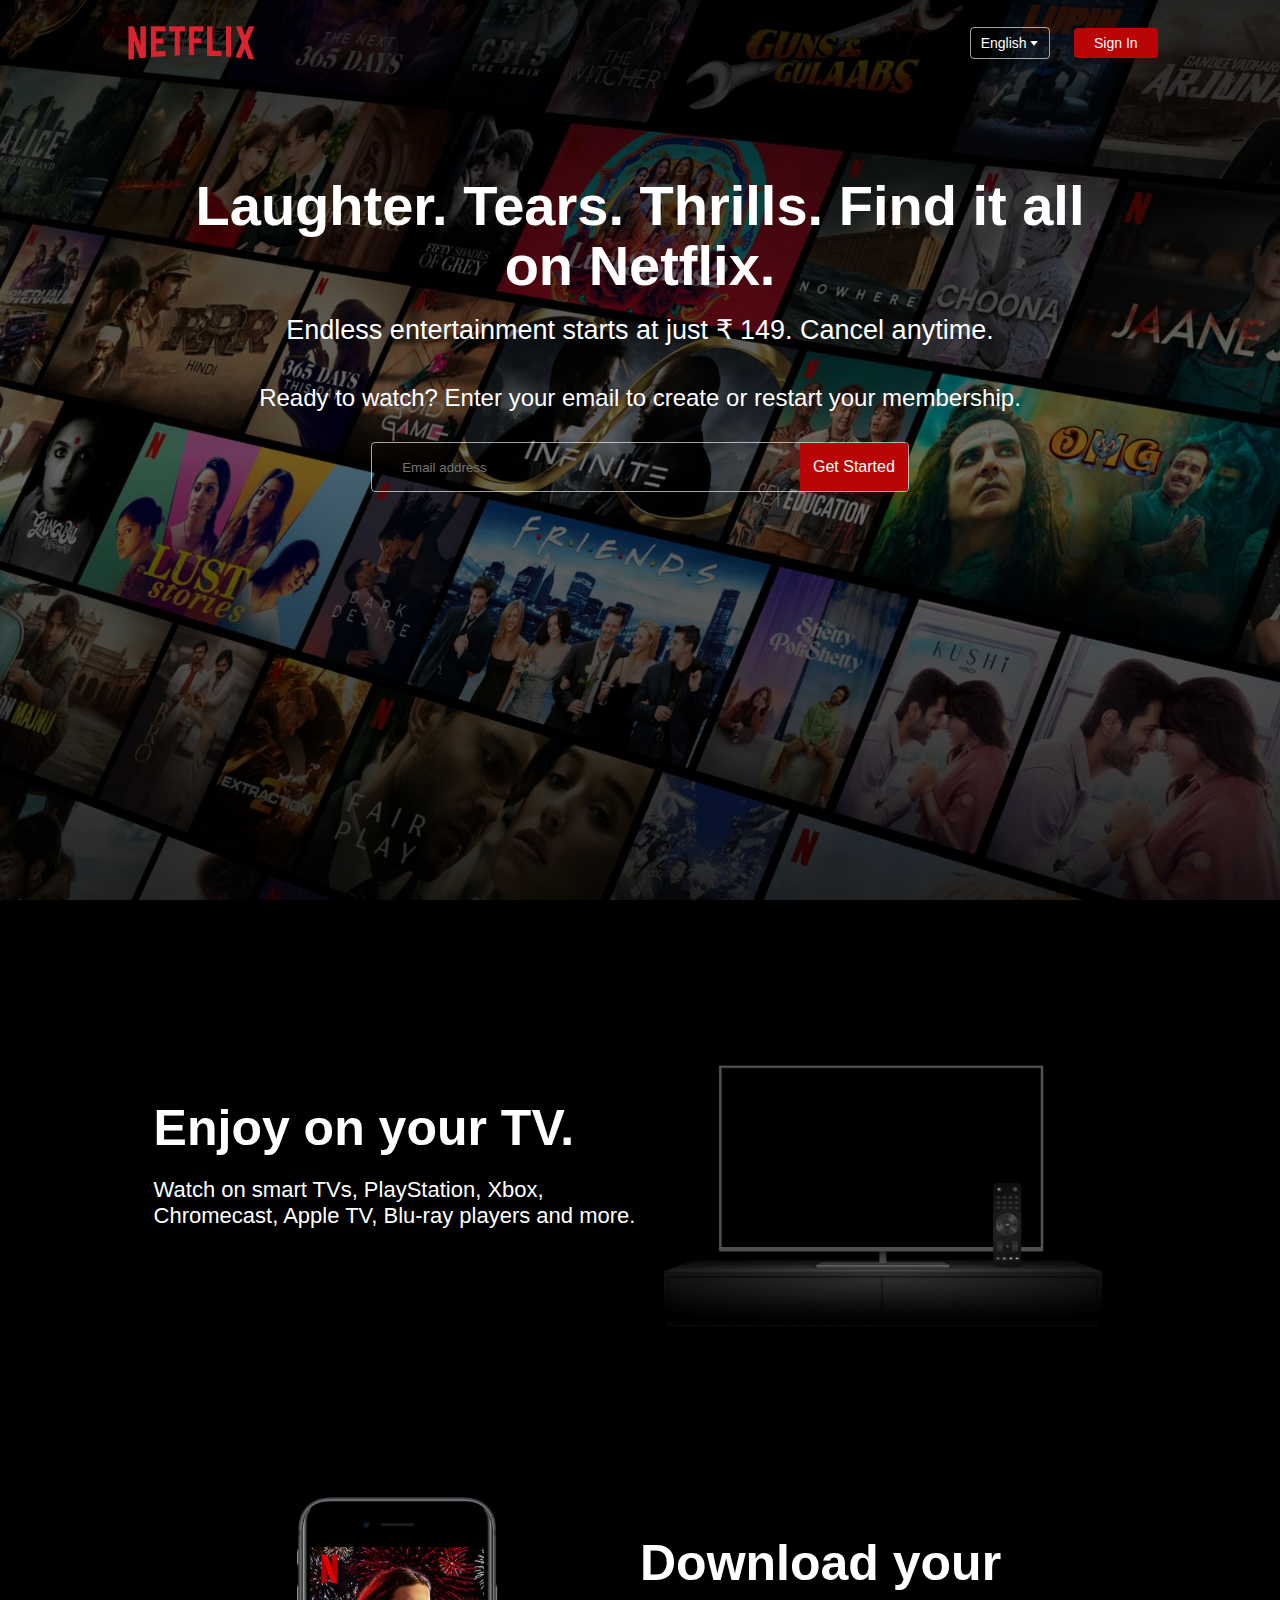
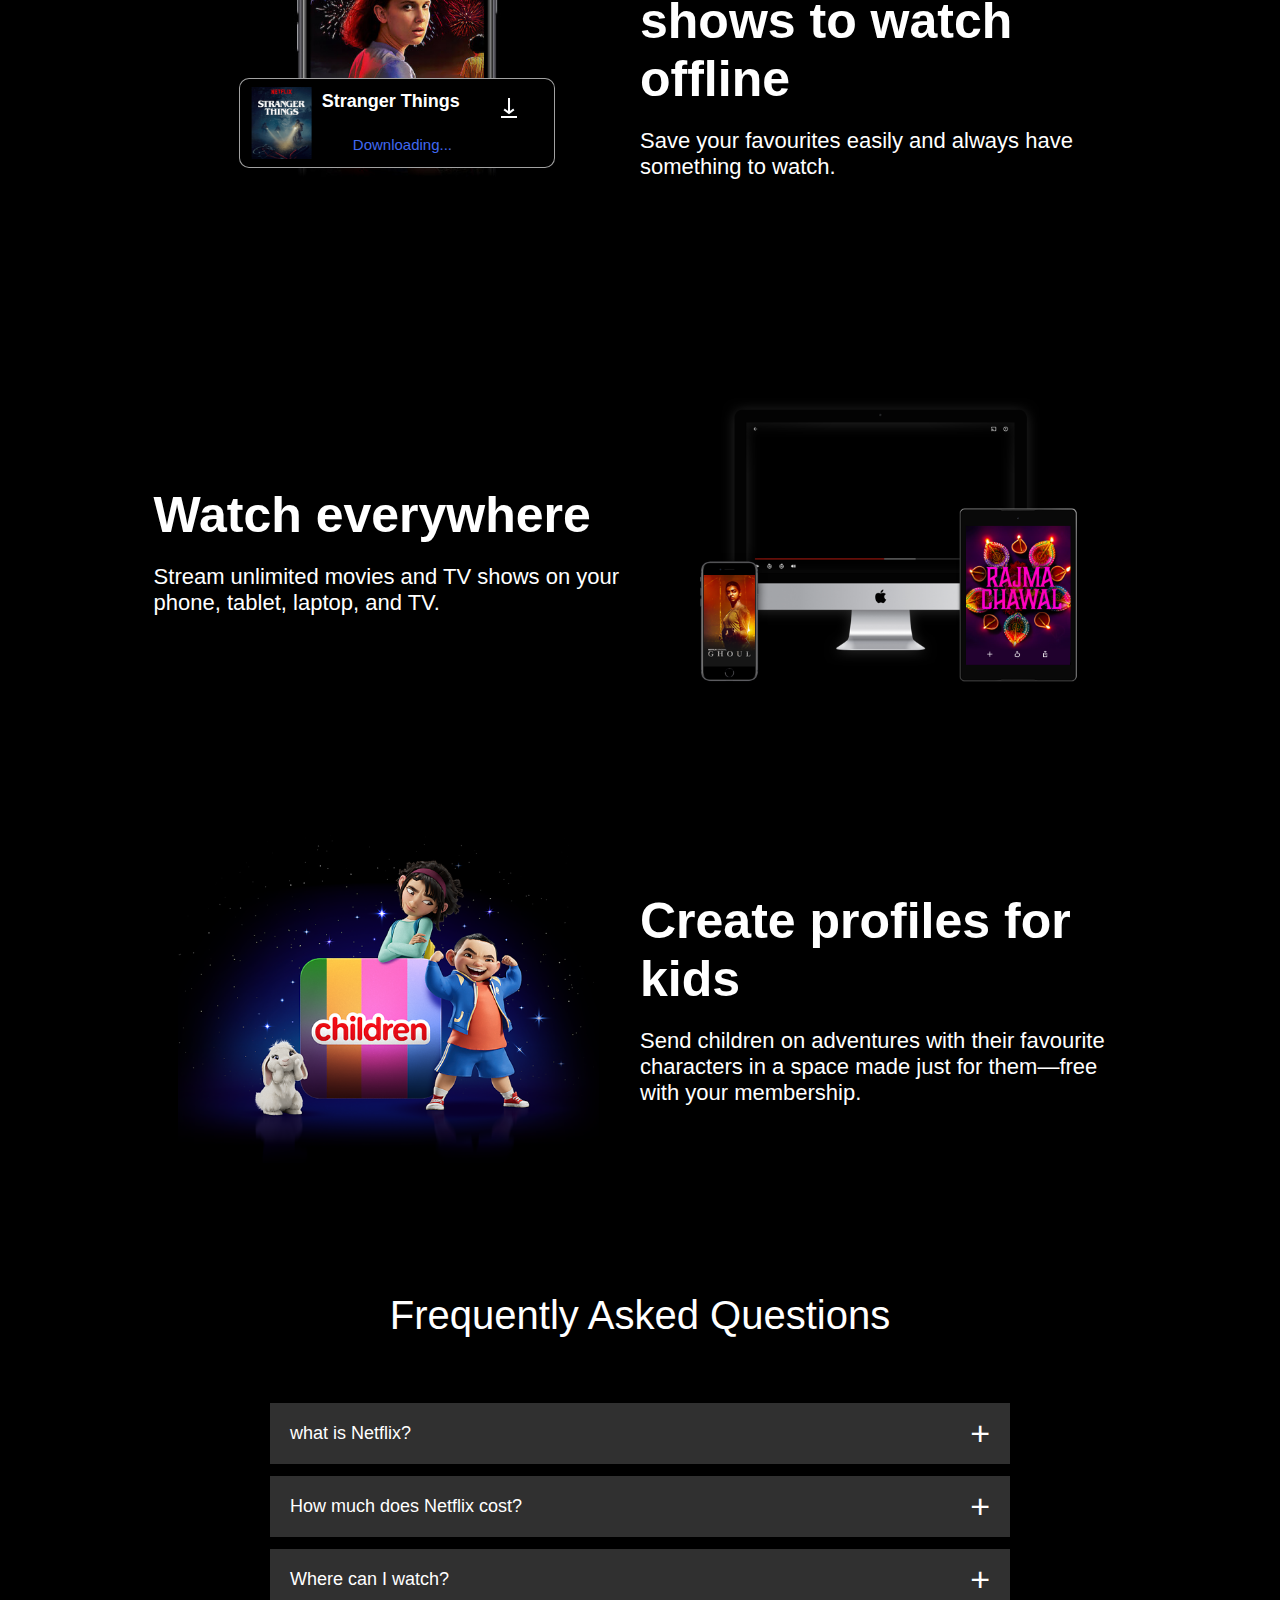
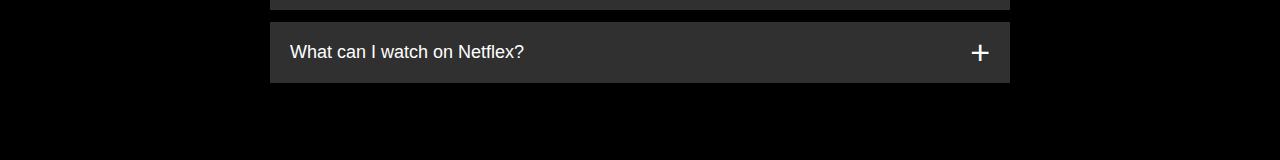
<file: index.html>
<!DOCTYPE html>
<html lang="en">
<head>
    <meta charset="UTF-8">
    <meta name="viewport" content="width=device-width, initial-scale=1.0">
    <link rel="stylesheet" href="style.css">
    <title> </title>
</head>
<body>
    <div class="header">
        <nav>
            <img src="assets/Netflix_Logo.png" class="logo">
            <div>
                <button class="lang_btn"> English <img src="assets/lang_arrow.png" ></button>
                <button>Sign In</button>
            </div>
        </nav>
        <div class="head">
            <h1>Laughter. Tears. Thrills. Find it all on Netflix.</h1><br>
            <h3>Endless entertainment starts at just ₹ 149. Cancel anytime.</h3><br>
            <p>Ready to watch? Enter your email to create or restart your membership.</p>
            <form class="signup">
                <input type="email" placeholder="Email address" id="" required>
                <button type="submit">Get Started</button>
            </form>
        </div>
    </div>

    <div class="feature">
        <div class="row">
            <div class="tcol">
                <h2>Enjoy on your TV.</h2>
                <p>Watch on smart TVs, PlayStation, Xbox, Chromecast, Apple TV, Blu-ray players and more.</p>
            </div>
            <div class="icol">
                <img src="assets/tv.png" alt="img">
            </div>
        </div>

        <div class="row">
            <div class="icol">
                <img src="assets/mobile-0819.jpg" alt="img">
                <div class="download">
                    <img src="assets/boxshot.png" alt="stange" id="load">
                    <p>Stranger Things</p>
                    <p id="blue">Downloading...</p>
                    <img src="assets/load.gif" alt="" id="download">
                </div>
            </div>
            <div class="tcol">
                <h2>Download your shows to watch offline</h2>
                <p>Save your favourites easily and always have something to watch.</p>
            </div>
            
        </div>

        <div class="row">
            <div class="tcol">
                <h2>Watch everywhere</h2>
                <p>Stream unlimited movies and TV shows on your phone, tablet, laptop, and TV.</p>
            </div>
            <div class="icol">
                <img src="assets/screen.png" alt="img">
            </div>
        </div>

        <div class="row">
            <div class="icol">
                <img src="assets/children.png" alt="img">
            </div>
            <div class="tcol">
                <h2>Create profiles for kids</h2>
                <p>Send children on adventures with their favourite characters in a space made just for them—free with your membership.</p>
            </div>
            
        </div>
    </div>

    <div class="faq">
        <h2>Frequently Asked Questions</h2>
        <ul class="accordion">
            <li>
                <input type="radio" name="accordion" id="first">
                <label for="first">what is Netflix?</label>
                <div class="content">
                    <p>Netflix is a streaming service that offers a wide variety of award-winning TV shows, movies, anime, documentaries and more – on thousands of internet-connected devices.You can watch as much as you want, whenever you want, without a single ad – all for one low monthly price. There's always something new to discover, and new TV shows and movies are added every week!</p>
               
                </div>
            </li>
            <li>
                <input type="radio" name="accordion" id="second">
                <label for="second">How much does Netflix cost?</label>
                <div class="content">
                    <p>Watch Netflix on your smartphone, tablet, Smart TV, laptop, or streaming device, all for one fixed monthly fee. Plans range from ₹ 149 to ₹ 649 a month. No extra costs, no contracts.</p>
                
                </div>
            </li>
            <li>
                <input type="radio" name="accordion" id="third">
                <label for="third">Where can I watch?</label>
                <div class="content">
                    <p>Watch anywhere, anytime. Sign in with your Netflix account to watch instantly on the web at netflix.com from your personal computer or on any internet-connected device that offers the Netflix app, including smart TVs, smartphones, tablets, streaming media players and game consoles.You can also download your favourite shows with the iOS, Android, or Windows 10 app. Use downloads to watch while you're on the go and without an internet connection. Take Netflix with you anywhere.</p>
               
                </div>
            </li>
            <li>
                <input type="radio" name="accordion" id="forth">
                <label for="forth">What can I watch on Netflex?</label>
                <div class="content">
    
                    <p>Netflix has an extensive library of feature films, documentaries, TV shows, anime, award-winning Netflix originals, and more. Watch as much as you want, anytime you want.</p>

                </div>
            </li>
        </ul>
    </div>
</body>
</html>
</file>
<file: style.css>
* {
    margin: 0;
    padding: 0;
    box-sizing: border-box;
}

html,body {
    height: 100%;
    width: 100%;
    font-family:'Segoe UI', Tahoma, Geneva, Verdana, sans-serif;
}
body{
    background-color: black;
    color: #fff;
}
.header{
    width: 100%;
    height: 100vh;
    background-image:  linear-gradient(to top,rgba(0,0,0,0.8),rgba(0,0,0,0.4),rgba(0,0,0,0.8)),url(assets/page1bg.jpg);
    background-size: cover ;
    background-position: absolute;
    padding: 10px 8%;
    
}
nav{
    display: flex;
    align-items: center;
    justify-content: space-between;
    padding: 0 10px;
}
.logo{
    width: 15%;
    cursor: pointer;
}
nav button{
    border: 0;
    outline: 0;
    background: #b90505;
    color: #fff;
    padding: 7px 20px;
    font-size: 14px;
    border-radius: 4px;
    margin: 10px;
    cursor: pointer;
}
.lang_btn{
    display: inline-flex;
    align-items: center;
    border: 1px solid #ffffffa2;
    background-color: transparent;
    padding: 7px 10px;
}

.lang_btn img{
    width: 10px;
    align-items: center;
    margin-left: 2px;
}

.head{
    
    position: relative;
    /* top: 50%;
    left: 20%;
    transform: translate(-10%,-50%); */
    text-align: center;
    margin-top: 100px;
    display: flex;
    flex-direction: column;
    align-items: center;
    justify-content: center;
    

}
.head h1{
    
    font-size: 56px;
    line-height: 60px;
    font-weight: 800;
    max-width: 70vw;
}
.head h3{
    font-size: 27px;
    font-weight: 400;
    margin-bottom: 20px;
}
.head p{
    font-size: 24px;
    font-weight: 300;

}

.signup{
    width: 50%;
    border: 1px solid #ffffffa2;
    background-color: transparent;
    border-radius: 4px;
    display: flex;
    align-items: center;
    /* margin-left: 20%; */
    margin-top: 30px;
    overflow: hidden;
}
.signup input{
    color: #fff;
    background-color: transparent;
    flex: 1;
    border: 0;
    outline: 0;
    margin-left: 30px;
}

.signup button{
    background: #b90505;
    border: 0;
    outline: 0;
    color: #fff;
    font-size: 16px;
    cursor: pointer;
    padding: 15px 13px;
}

.feature{
    padding: 50px 12%;
    font-size: 22px;

}
.download{
    position: relative;
    transform: translateY(-110%);
    height: 10vh;
    border: 1px solid #ffffffa2;
    background-color: black;
    display: block;
    width: 65%;
    border-radius: 10px;
    margin: auto;
    display: flex;
    
}
#load{
    position: relative;
    margin: 1% ,5%;
    width: 19%;
    height: 8vh;
    transform: translateX(1%);
}
.download p{
    padding-top: 4%;
    padding-right: 30%;
    font-size: 18px;
    font-weight: 600;
}
#download{
    position: absolute;
    width: 16%;
    right :20px;
    top: 5%;
}
#blue{
    position: absolute;
    bottom: 15%;
    left: 36%;
    color: rgb(64, 105, 240);
    font-size: 15px;
    font-weight: 400;
}

.row{
    display: flex;
    width: 100%;
    align-items: center;
    flex-wrap: wrap;
    padding: 50px 0;
}
.tcol{
    flex-basis: 50%;
    margin-bottom: 20px;
}
.icol{
    flex-basis: 50%;
    margin-bottom: 20px;
}
.icol img{
    display: block;
    width: 90%;
    margin: auto;
}
.feature h2{
    font-size: 50px;
    font-weight: 600;
    margin-bottom: 20px;
}

.faq{
    padding: 10px 12%;
    text-align: center;
    font-size: 18px;
}

.faq h2{
    font-weight: 500;
    font-size: 40px;
}

.accordion{
    margin: 60px auto;
    width: 100%;
    max-width: 750px;
}

.accordion li{
    list-style: none;
    width: 100%;
    padding: 5px;
}

.accordion li label{
    display: flex;
    align-items: center;
    padding: 20px;
    font-size: 18px;
    font-weight: 500;
    background: #303030;
    margin-bottom: 2px;
    cursor: pointer;
    position: relative;
}

label::after{
    content: '+';
    font-size: 34px;
    position: absolute;
    right: 20px;
    transition: tranform 0.5sf;
}

input[type="radio"]{
    display: none;
}
.accordion .content{
    background: #303030;
    text-align: left;
    padding: 0 20px;
    max-height: 0;
    overflow: hidden;
    transition: max-height 0.4s, padding 0.3s;
}
.accordion input[type="radio"]:checked + label + .content{
    max-height: 600px;
    padding: 30px 20px;
}

.accordion input[type="radio"]:checked + label::after{
    transform: rotate(135deg);
}
*::selection{
    color: #fff;
    background-color: rgb(64, 105, 240);
}


/* -----------------responsive---------------- */

@media only screen and (max-width: 600px){
    .logo{
        width: 100px;

    }
    nav button {
        padding: 5px 10px;
    }
    nav .lang_btn{
        padding: 4px 8px;
    }
    .head{
        position: unset;
        transform: none;
        padding-top: 80px;
    }
    .head h1{
        font-size: 30px;
    }
    .signup button{
        font-size: 12px;
        padding: 10px 15px;
    }
    .tcol, .icol{
        flex-basis: 100%;
    }
    .feature h2{
        font-size: 30px;
    }
    .feature p{
        font-size: 15px;
    }
    .row:nth-child(2), .row:nth-child(4){
        flex-direction: column-reverse;
    }
    .feature.row{
        padding: 10px 0;
    }
    .faq h2{
        font-size: 20px;
    }
    .accordion .content{
        font-size: 14px;
    }
    .accordion li label{
        padding: 10px;
        font-size: 14px;
    }
    label::after{
        font-size: 22px;
    }
    .download{
        position: relative;
        transform: translateY(-110%);
        height: 10vh;
        border: 1px solid #ffffffa2;
        background-color: black;
        display: block;
        width: 65%;
        border-radius: 10px;
        margin: auto;
        display: flex;
        
    }
    #load{
        position: relative;
        margin: 1% ,5%;
        width: 19%;
        height: 8vh;
        transform: translateX(1%);
    }
    .download p{
        padding-top: 4%;
        padding-right: 30%;
        font-size: 15px;
        font-weight: 600;
    }
    #download{
        position: absolute;
        width: 16%;
        right :20px;
        top: 20%;
    }
    #blue{
        position: absolute;
        bottom: 15%;
        left: 26%;
        color: rgb(64, 105, 240);
        font-size: 15px;
        font-weight: 400;
    }
    .signup{
        width: 70%;
    }
    *::selection{
        color: #fff;
        background-color: rgb(64, 105, 240);
    }

}
</file>
